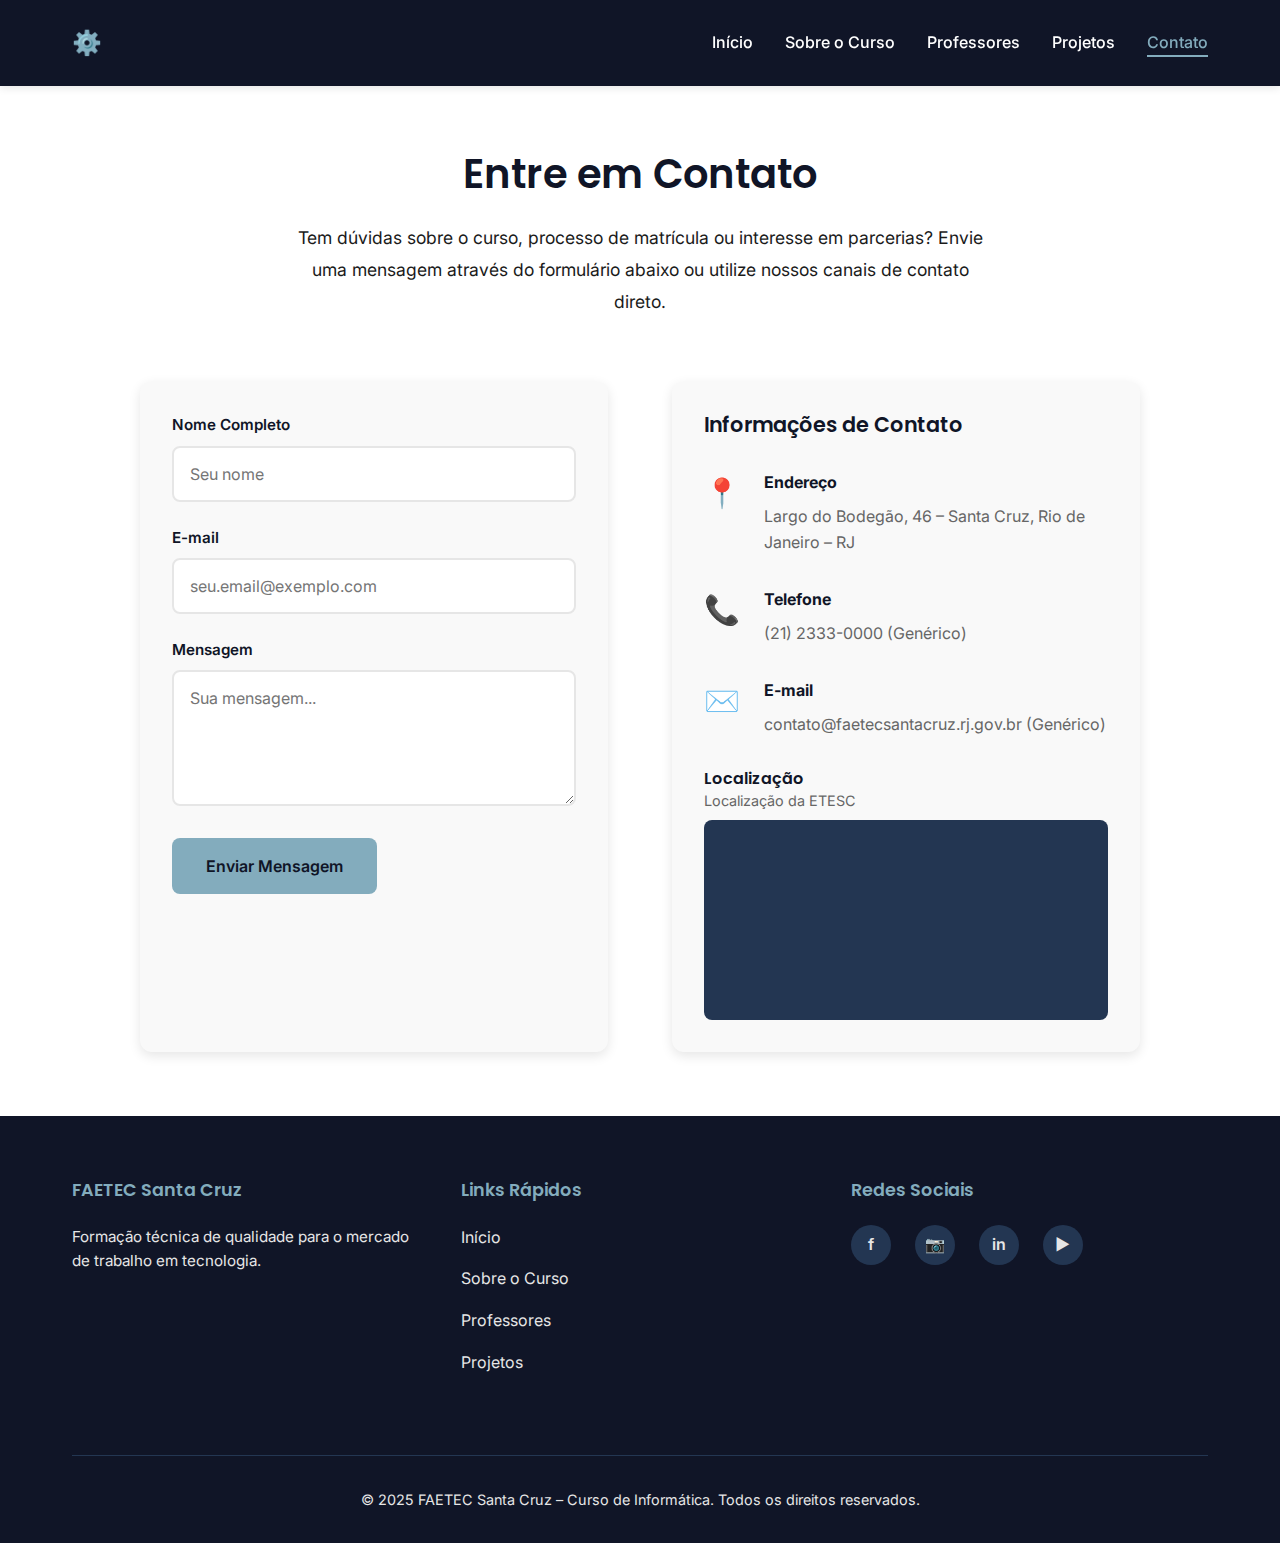
<file: contato.html>
<!DOCTYPE html>
<html lang="pt-BR">
<head>
    <meta charset="UTF-8">
    <meta name="viewport" content="width=device-width, initial-scale=1.0">
    <meta name="description" content="Entre em contato com o Curso Técnico em Informática da FAETEC Santa Cruz para dúvidas sobre o curso, matrícula ou parcerias.">
    <meta name="keywords" content="FAETEC, Informática, Curso Técnico, Santa Cruz, Contato, Formulário, Endereço">
    
    <title>Contato - FAETEC Santa Cruz</title>
    
    <!-- Google Fonts -->
    <link rel="preconnect" href="https://fonts.googleapis.com">
    <link rel="preconnect" href="https://fonts.gstatic.com" crossorigin>
    <link href="https://fonts.googleapis.com/css2?family=Poppins:wght@300;400;500;600;700&family=Inter:wght@300;400;500;600;700&display=swap" rel="stylesheet">
    
    <!-- CSS -->
    <link rel="stylesheet" href="css/reset.css">
    <link rel="stylesheet" href="css/styles.css">
</head>
<body>
    <!-- ===== HEADER / NAVEGAÇÃO ===== -->
    <header class="header">
        <div class="container">
            <div class="header-content">
                <!-- Logo -->
                <div class="logo">
                    <a href="index.html" class="logo-link">
                        <span class="logo-icon">⚙️</span>
                        <span class="logo-text">FAETEC Santa Cruz</span>
                    </a>
                </div>
                
                <!-- Menu Hamburger (Mobile) -->
                <button class="menu-toggle" id="menuToggle" aria-label="Abrir menu">
                    <span></span>
                    <span></span>
                    <span></span>
                </button>
                
                <!-- Navegação -->
                <nav class="nav" id="navMenu">
                    <ul class="nav-list">
                        <li><a href="index.html" class="nav-link">Início</a></li>
                        <li><a href="sobre.html" class="nav-link">Sobre o Curso</a></li>
                        <li><a href="professores.html" class="nav-link">Professores</a></li>
                        <li><a href="projetos.html" class="nav-link">Projetos</a></li>
                        <li><a href="contato.html" class="nav-link active">Contato</a></li>
                    </ul>
                </nav>
            </div>
        </div>
    </header>

    <!-- ===== SEÇÃO CONTATO ===== -->
    <main>
        <section id="contato" class="contato page-section">
            <div class="container">
                <h2 class="section-title">Entre em Contato</h2>
                <p class="section-intro">
                    Tem dúvidas sobre o curso, processo de matrícula ou interesse em parcerias? Envie uma mensagem através do formulário abaixo ou utilize nossos canais de contato direto.
                </p>
                
                <div class="contato-wrapper">
                    <form class="contato-form" id="contatoForm">
                        <div class="form-group">
                            <label for="nome">Nome Completo</label>
                            <input type="text" id="nome" name="nome" required placeholder="Seu nome">
                        </div>
                        
                        <div class="form-group">
                            <label for="email">E-mail</label>
                            <input type="email" id="email" name="email" required placeholder="seu.email@exemplo.com">
                        </div>
                        
                        <div class="form-group">
                            <label for="mensagem">Mensagem</label>
                            <textarea id="mensagem" name="mensagem" rows="5" required placeholder="Sua mensagem..."></textarea>
                        </div>
                        
                        <button type="submit" class="btn btn-primary">Enviar Mensagem</button>
                    </form>
                    
                    <!-- Informações de Contato -->
                    <div class="contato-info">
                        <h3>Informações de Contato</h3>
                        <div class="info-item">
                            <span class="info-icon">📍</span>
                            <div>
                                <strong>Endereço</strong>
                                <p>Largo do Bodegão, 46 – Santa Cruz, Rio de Janeiro – RJ</p>
                            </div>
                        </div>
                        <div class="info-item">
                            <span class="info-icon">📞</span>
                            <div>
                                <strong>Telefone</strong>
                                <p>(21) 2333-0000 (Genérico)</p>
                            </div>
                        </div>
                        <div class="info-item">
                            <span class="info-icon">✉️</span>
                            <div>
                                <strong>E-mail</strong>
                                <p>contato@faetecsantacruz.rj.gov.br (Genérico)</p>
                            </div>
                        </div>
                        
                        <!-- Espaço para Mapa Estático -->
                        <div class="mapa-placeholder">
                            <h4 style="margin-top: 1rem; color: var(--color-dark);">Localização</h4>
                            <p style="font-size: 0.9rem; color: #666;">Localização da ETESC</p>
                            <div style="width: 100%; height: 200px; background-color: var(--color-dark-secondary); border-radius: 8px; margin-top: 0.5rem; display: flex; align-items: center; justify-content: center; color: var(--color-light);">
                                <iframe
                                  src="https://www.google.com/maps/embed?pb=!1m18!1m12!1m3!1d3674.659173416907!2d-43.69467152488629!3d-22.925938738555377!2m3!1f0!2f0!3f0!3m2!1i1024!2i768!4f13.1!3m3!1m2!1s0x9bfa6b9eab4e03%3A0xe155ab09d92b3c88!2sSanta%20Cruz%20State%20Technical%20School!5e0!3m2!1sen!2sbr!4v1764122160863!5m2!1sen!2sbr"
                                  width="100%"
                                  height="250"
                                  style="border-radius:8px; border:none;"
                                  allowfullscreen=""
                                  loading="lazy">
                                </iframe>
                            </div>
                        </div>
                    </div>
                </div>
            </div>
        </section>
    </main>

    <!-- ===== FOOTER ===== -->
    <footer class="footer">
        <div class="container">
            <div class="footer-content">
                <div class="footer-section">
                    <h4>FAETEC Santa Cruz</h4>
                    <p>Formação técnica de qualidade para o mercado de trabalho em tecnologia.</p>
                </div>
                
                <div class="footer-section">
                    <h4>Links Rápidos</h4>
                    <ul>
                        <li><a href="index.html">Início</a></li>
                        <li><a href="sobre.html">Sobre o Curso</a></li>
                        <li><a href="professores.html">Professores</a></li>
                        <li><a href="projetos.html">Projetos</a></li>
                    </ul>
                </div>
                
                <div class="footer-section">
                    <h4>Redes Sociais</h4>
                    <div class="social-links">
                        <a href="#" class="social-icon" aria-label="Facebook">f</a>
                        <a href="#" class="social-icon" aria-label="Instagram">📷</a>
                        <a href="#" class="social-icon" aria-label="LinkedIn">in</a>
                        <a href="#" class="social-icon" aria-label="YouTube">▶</a>
                    </div>
                </div>
            </div>
            
            <div class="footer-bottom">
                <p>&copy; 2025 FAETEC Santa Cruz – Curso de Informática. Todos os direitos reservados.</p>
            </div>
        </div>
    </footer>

    <!-- JavaScript -->
    <script src="js/main.js"></script>
</body>
</html>
</file>
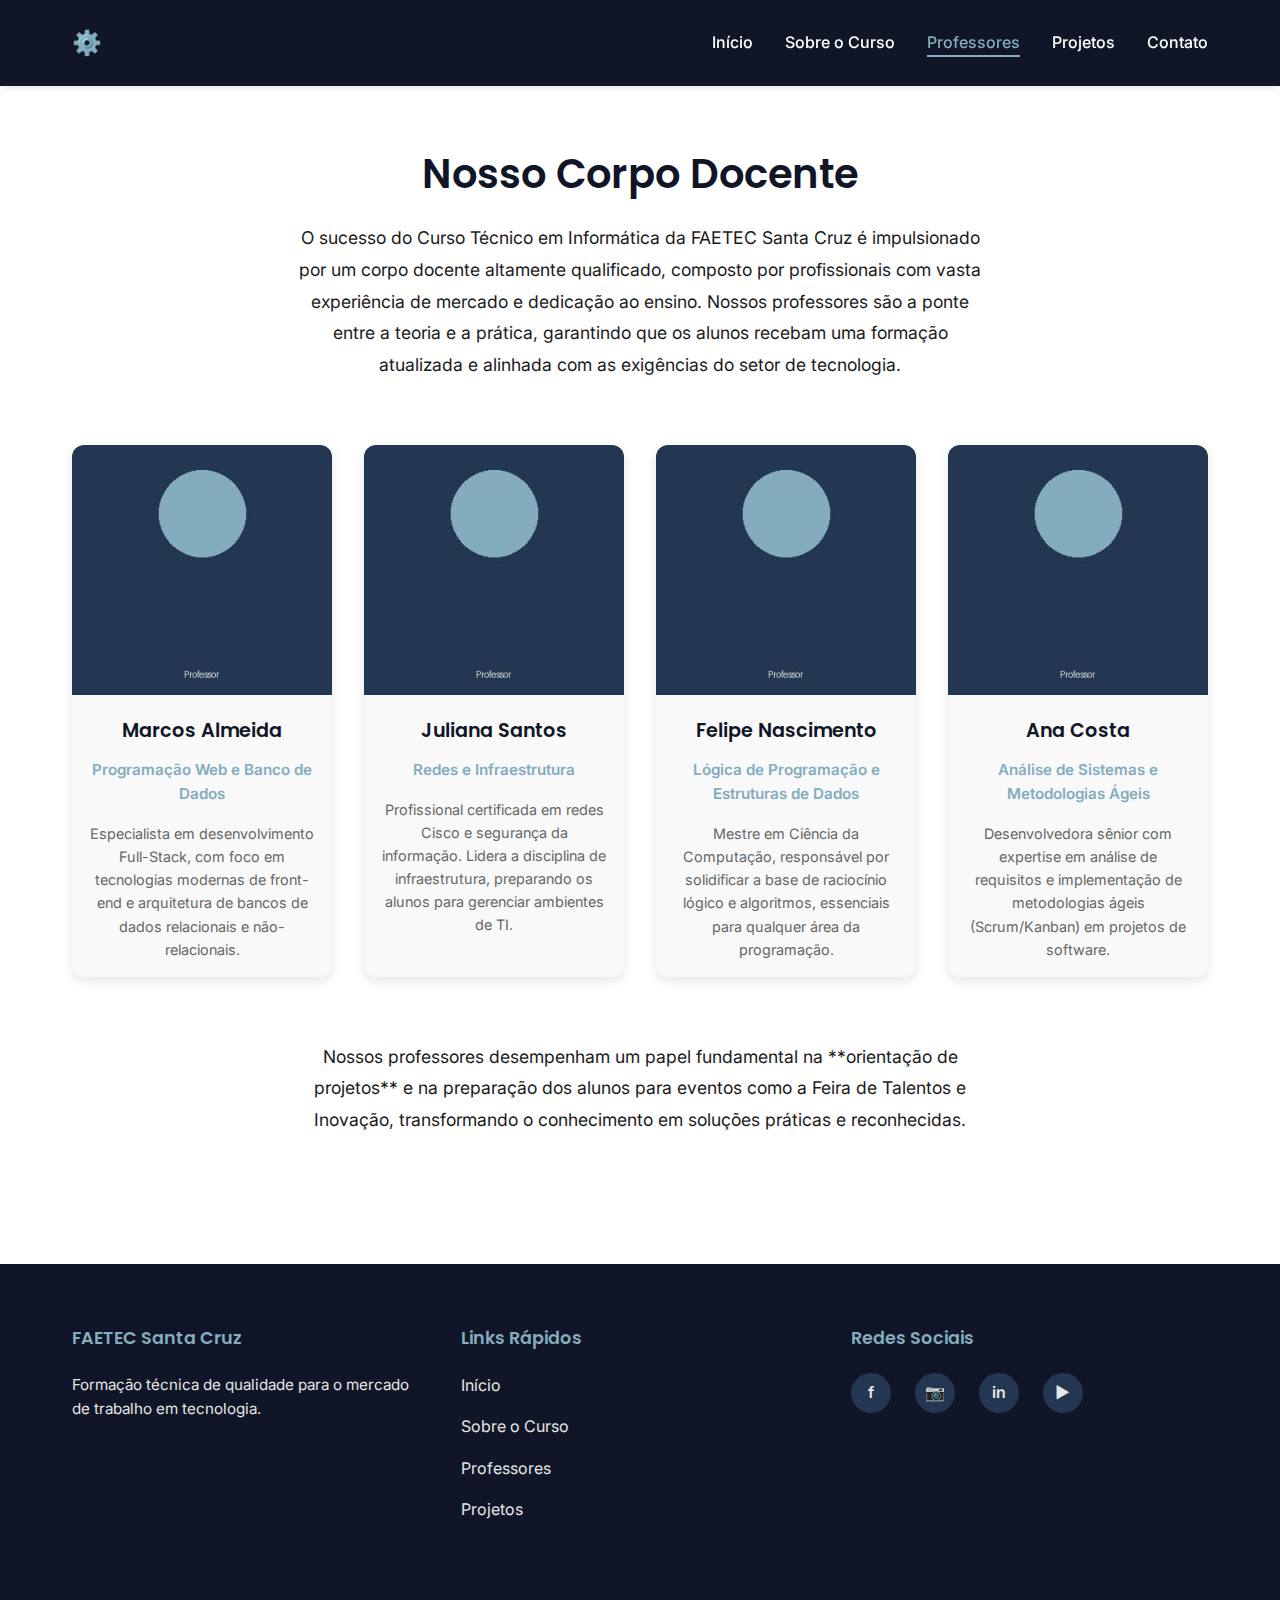
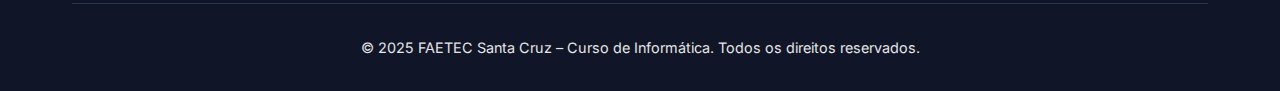
<file: professores.html>
<!DOCTYPE html>
<html lang="pt-BR">
<head>
    <meta charset="UTF-8">
    <meta name="viewport" content="width=device-width, initial-scale=1.0">
    <meta name="description" content="Conheça o corpo docente qualificado do Curso Técnico em Informática da FAETEC Santa Cruz.">
    <meta name="keywords" content="FAETEC, Informática, Curso Técnico, Santa Cruz, Professores, Corpo Docente">
    
    <title>Professores - FAETEC Santa Cruz</title>
    
    <!-- Google Fonts -->
    <link rel="preconnect" href="https://fonts.googleapis.com">
    <link rel="preconnect" href="https://fonts.gstatic.com" crossorigin>
    <link href="https://fonts.googleapis.com/css2?family=Poppins:wght@300;400;500;600;700&family=Inter:wght@300;400;500;600;700&display=swap" rel="stylesheet">
    
    <!-- CSS -->
    <link rel="stylesheet" href="css/reset.css">
    <link rel="stylesheet" href="css/styles.css">
</head>
<body>
    <!-- ===== HEADER / NAVEGAÇÃO ===== -->
    <header class="header">
        <div class="container">
            <div class="header-content">
                <!-- Logo -->
                <div class="logo">
                    <a href="index.html" class="logo-link">
                        <span class="logo-icon">⚙️</span>
                        <span class="logo-text">FAETEC Santa Cruz</span>
                    </a>
                </div>
                
                <!-- Menu Hamburger (Mobile) -->
                <button class="menu-toggle" id="menuToggle" aria-label="Abrir menu">
                    <span></span>
                    <span></span>
                    <span></span>
                </button>
                
                <!-- Navegação -->
                <nav class="nav" id="navMenu">
                    <ul class="nav-list">
                        <li><a href="index.html" class="nav-link">Início</a></li>
                        <li><a href="sobre.html" class="nav-link">Sobre o Curso</a></li>
                        <li><a href="professores.html" class="nav-link active">Professores</a></li>
                        <li><a href="projetos.html" class="nav-link">Projetos</a></li>
                        <li><a href="contato.html" class="nav-link">Contato</a></li>
                    </ul>
                </nav>
            </div>
        </div>
    </header>

    <!-- ===== SEÇÃO PROFESSORES ===== -->
    <main>
        <section id="professores" class="professores page-section">
            <div class="container">
                <h2 class="section-title">Nosso Corpo Docente</h2>
                <p class="section-intro">
                    O sucesso do Curso Técnico em Informática da FAETEC Santa Cruz é impulsionado por um corpo docente altamente qualificado, composto por profissionais com vasta experiência de mercado e dedicação ao ensino. Nossos professores são a ponte entre a teoria e a prática, garantindo que os alunos recebam uma formação atualizada e alinhada com as exigências do setor de tecnologia.
                </p>
                
                <div class="professores-grid">
                    <!-- Professor 1 -->
                    <div class="professor-card">
                        <div class="professor-image">
                            <img src="img/professor-placeholder.jpg" alt="Professor Marcos Almeida">
                        </div>
                        <h3>Marcos Almeida</h3>
                        <p class="professor-title">Programação Web e Banco de Dados</p>
                        <p class="professor-bio">Especialista em desenvolvimento Full-Stack, com foco em tecnologias modernas de front-end e arquitetura de bancos de dados relacionais e não-relacionais.</p>
                    </div>
                    
                    <!-- Professor 2 -->
                    <div class="professor-card">
                        <div class="professor-image">
                            <img src="img/professor-placeholder.jpg" alt="Professora Juliana Santos">
                        </div>
                        <h3>Juliana Santos</h3>
                        <p class="professor-title">Redes e Infraestrutura</p>
                        <p class="professor-bio">Profissional certificada em redes Cisco e segurança da informação. Lidera a disciplina de infraestrutura, preparando os alunos para gerenciar ambientes de TI.</p>
                    </div>
                    
                    <!-- Professor 3 -->
                    <div class="professor-card">
                        <div class="professor-image">
                            <img src="img/professor-placeholder.jpg" alt="Professor Felipe Nascimento">
                        </div>
                        <h3>Felipe Nascimento</h3>
                        <p class="professor-title">Lógica de Programação e Estruturas de Dados</p>
                        <p class="professor-bio">Mestre em Ciência da Computação, responsável por solidificar a base de raciocínio lógico e algoritmos, essenciais para qualquer área da programação.</p>
                    </div>
                    
                    <!-- Professor 4 -->
                    <div class="professor-card">
                        <div class="professor-image">
                            <img src="img/professor-placeholder.jpg" alt="Professora Ana Costa">
                        </div>
                        <h3>Ana Costa</h3>
                        <p class="professor-title">Análise de Sistemas e Metodologias Ágeis</p>
                        <p class="professor-bio">Desenvolvedora sênior com expertise em análise de requisitos e implementação de metodologias ágeis (Scrum/Kanban) em projetos de software.</p>
                    </div>
                </div>
                
                <p class="section-intro" style="margin-top: 4rem;">
                    Nossos professores desempenham um papel fundamental na **orientação de projetos** e na preparação dos alunos para eventos como a Feira de Talentos e Inovação, transformando o conhecimento em soluções práticas e reconhecidas.
                </p>
            </div>
        </section>
    </main>

    <!-- ===== FOOTER ===== -->
    <footer class="footer">
        <div class="container">
            <div class="footer-content">
                <div class="footer-section">
                    <h4>FAETEC Santa Cruz</h4>
                    <p>Formação técnica de qualidade para o mercado de trabalho em tecnologia.</p>
                </div>
                
                <div class="footer-section">
                    <h4>Links Rápidos</h4>
                    <ul>
                        <li><a href="index.html">Início</a></li>
                        <li><a href="sobre.html">Sobre o Curso</a></li>
                        <li><a href="professores.html">Professores</a></li>
                        <li><a href="projetos.html">Projetos</a></li>
                    </ul>
                </div>
                
                <div class="footer-section">
                    <h4>Redes Sociais</h4>
                    <div class="social-links">
                        <a href="#" class="social-icon" aria-label="Facebook">f</a>
                        <a href="#" class="social-icon" aria-label="Instagram">📷</a>
                        <a href="#" class="social-icon" aria-label="LinkedIn">in</a>
                        <a href="#" class="social-icon" aria-label="YouTube">▶</a>
                    </div>
                </div>
            </div>
            
            <div class="footer-bottom">
                <p>&copy; 2025 FAETEC Santa Cruz – Curso de Informática. Todos os direitos reservados.</p>
            </div>
        </div>
    </footer>

    <!-- JavaScript -->
    <script src="js/main.js"></script>
</body>
</html>
</file>
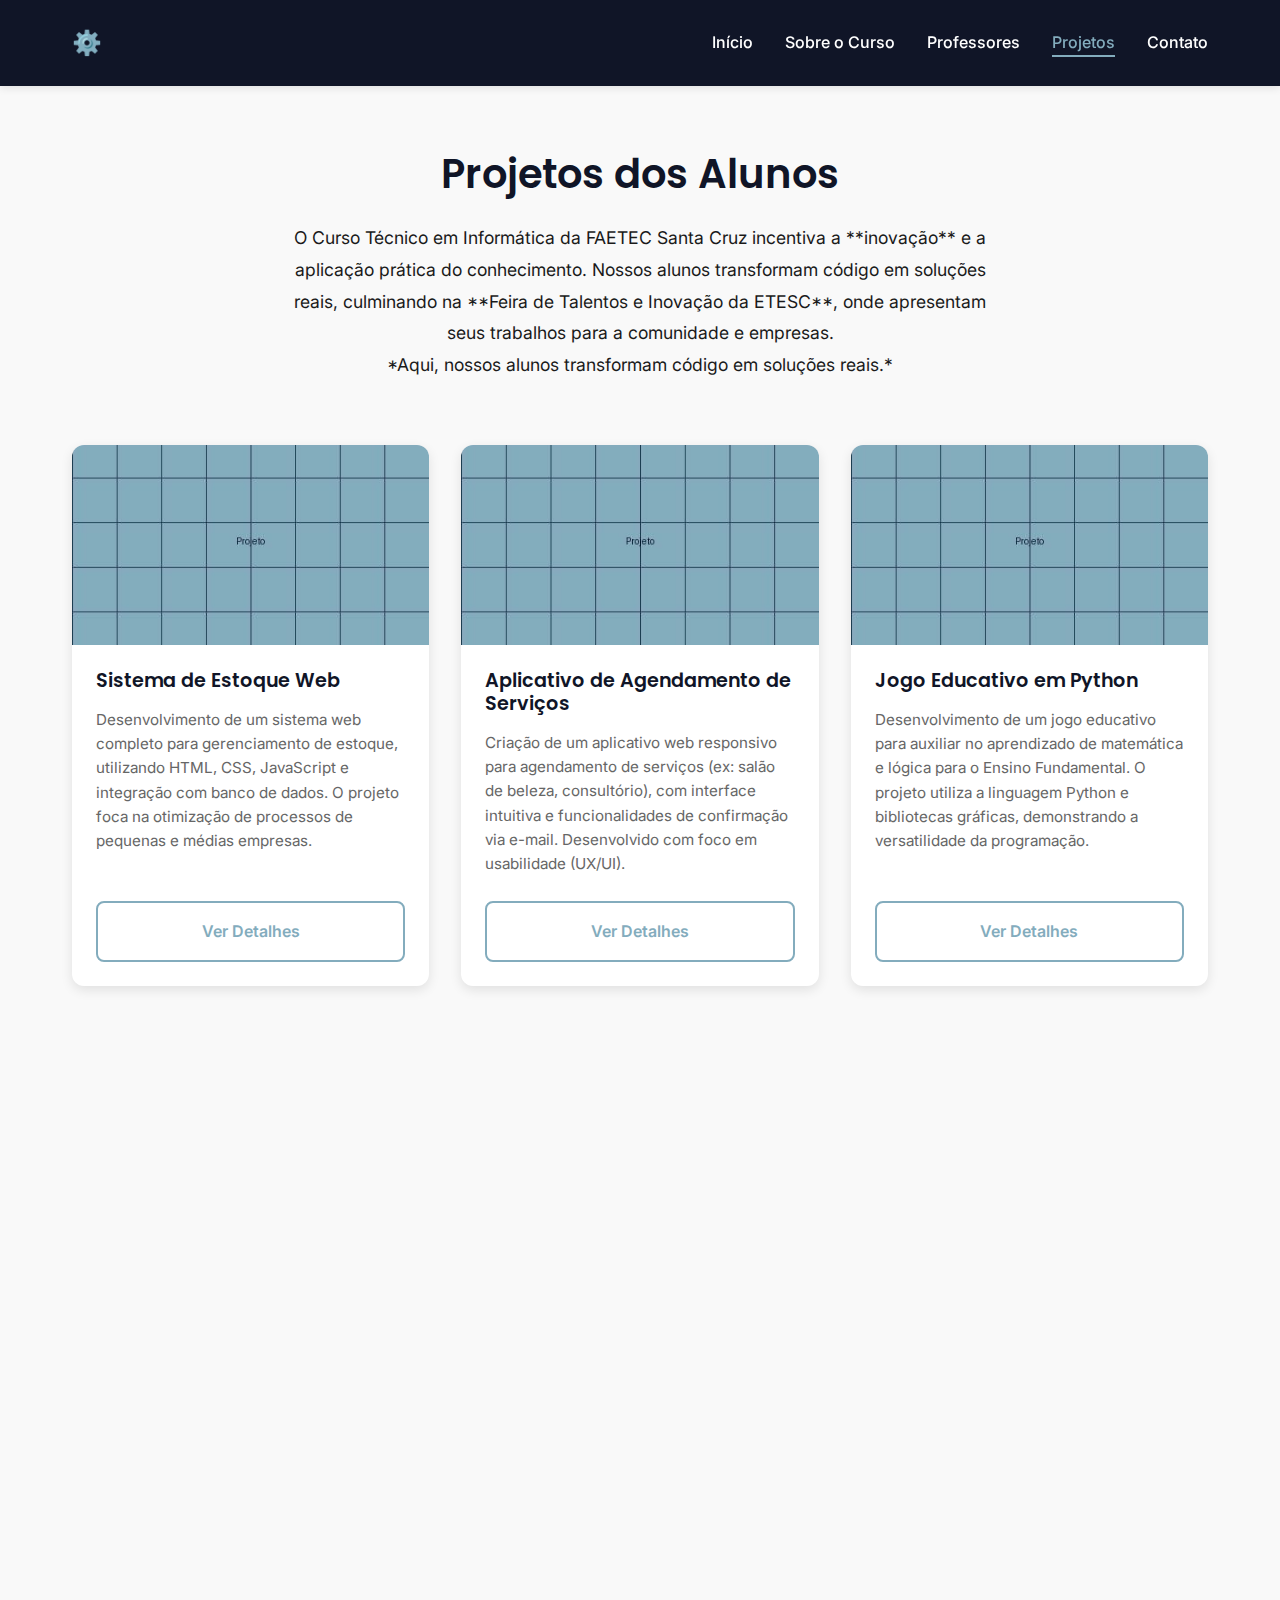
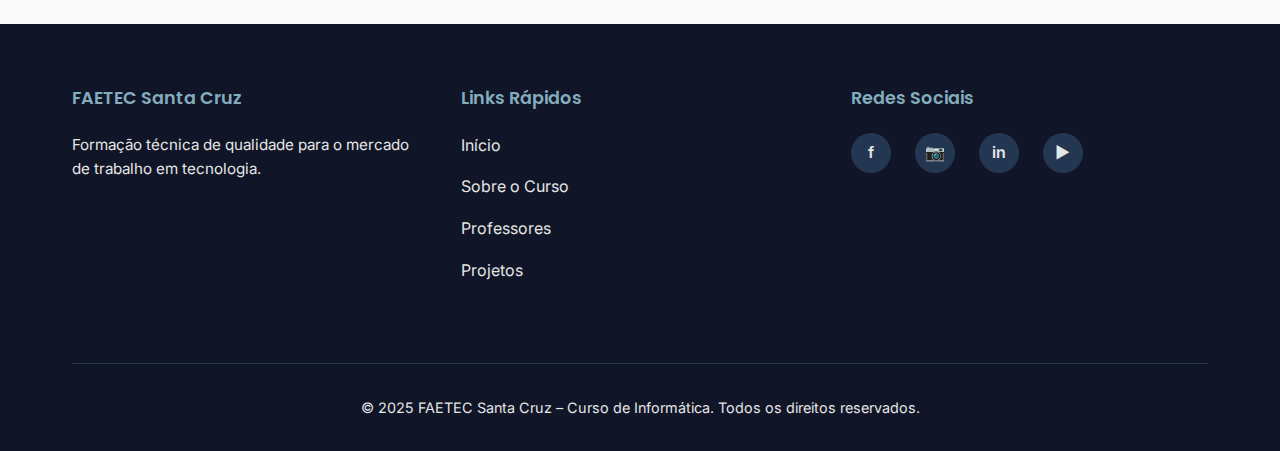
<file: projetos.html>
<!DOCTYPE html>
<html lang="pt-BR">
<head>
    <meta charset="UTF-8">
    <meta name="viewport" content="width=device-width, initial-scale=1.0">
    <meta name="description" content="Galeria de projetos inovadores desenvolvidos pelos alunos do Curso Técnico em Informática da FAETEC Santa Cruz.">
    <meta name="keywords" content="FAETEC, Informática, Curso Técnico, Santa Cruz, Projetos, Inovação, Feira de Talentos">
    
    <title>Projetos - FAETEC Santa Cruz</title>
    
    <!-- Google Fonts -->
    <link rel="preconnect" href="https://fonts.googleapis.com">
    <link rel="preconnect" href="https://fonts.gstatic.com" crossorigin>
    <link href="https://fonts.googleapis.com/css2?family=Poppins:wght@300;400;500;600;700&family=Inter:wght@300;400;500;600;700&display=swap" rel="stylesheet">
    
    <!-- CSS -->
    <link rel="stylesheet" href="css/reset.css">
    <link rel="stylesheet" href="css/styles.css">
</head>
<body>
    <!-- ===== HEADER / NAVEGAÇÃO ===== -->
    <header class="header">
        <div class="container">
            <div class="header-content">
                <!-- Logo -->
                <div class="logo">
                    <a href="index.html" class="logo-link">
                        <span class="logo-icon">⚙️</span>
                        <span class="logo-text">FAETEC Santa Cruz</span>
                    </a>
                </div>
                
                <!-- Menu Hamburger (Mobile) -->
                <button class="menu-toggle" id="menuToggle" aria-label="Abrir menu">
                    <span></span>
                    <span></span>
                    <span></span>
                </button>
                
                <!-- Navegação -->
                <nav class="nav" id="navMenu">
                    <ul class="nav-list">
                        <li><a href="index.html" class="nav-link">Início</a></li>
                        <li><a href="sobre.html" class="nav-link">Sobre o Curso</a></li>
                        <li><a href="professores.html" class="nav-link">Professores</a></li>
                        <li><a href="projetos.html" class="nav-link active">Projetos</a></li>
                        <li><a href="contato.html" class="nav-link">Contato</a></li>
                    </ul>
                </nav>
            </div>
        </div>
    </header>

    <!-- ===== SEÇÃO PROJETOS ===== -->
    <main>
        <section id="projetos" class="projetos page-section">
            <div class="container">
                <h2 class="section-title">Projetos dos Alunos</h2>
                <p class="section-intro">
                    O Curso Técnico em Informática da FAETEC Santa Cruz incentiva a **inovação** e a aplicação prática do conhecimento. Nossos alunos transformam código em soluções reais, culminando na **Feira de Talentos e Inovação da ETESC**, onde apresentam seus trabalhos para a comunidade e empresas.
                    <br>
                    *Aqui, nossos alunos transformam código em soluções reais.*
                </p>
                
                <div class="projetos-grid">
                    <!-- Projeto 1 -->
                    <div class="projeto-card">
                        <div class="projeto-image">
                            <img src="img/projeto-placeholder.jpg" alt="Sistema de Estoque Web">
                        </div>
                        <h3>Sistema de Estoque Web</h3>
                        <p>Desenvolvimento de um sistema web completo para gerenciamento de estoque, utilizando HTML, CSS, JavaScript e integração com banco de dados. O projeto foca na otimização de processos de pequenas e médias empresas.</p>
                        <a href="#" class="btn btn-secondary">Ver Detalhes</a>
                    </div>
                    
                    <!-- Projeto 2 -->
                    <div class="projeto-card">
                        <div class="projeto-image">
                            <img src="img/projeto-placeholder.jpg" alt="Aplicativo de Agendamento de Serviços">
                        </div>
                        <h3>Aplicativo de Agendamento de Serviços</h3>
                        <p>Criação de um aplicativo web responsivo para agendamento de serviços (ex: salão de beleza, consultório), com interface intuitiva e funcionalidades de confirmação via e-mail. Desenvolvido com foco em usabilidade (UX/UI).</p>
                        <a href="#" class="btn btn-secondary">Ver Detalhes</a>
                    </div>
                    
                    <!-- Projeto 3 -->
                    <div class="projeto-card">
                        <div class="projeto-image">
                            <img src="img/projeto-placeholder.jpg" alt="Jogo Educativo em Python">
                        </div>
                        <h3>Jogo Educativo em Python</h3>
                        <p>Desenvolvimento de um jogo educativo para auxiliar no aprendizado de matemática e lógica para o Ensino Fundamental. O projeto utiliza a linguagem Python e bibliotecas gráficas, demonstrando a versatilidade da programação.</p>
                        <a href="#" class="btn btn-secondary">Ver Detalhes</a>
                    </div>
                    
                    <!-- Projeto 4 -->
                    <div class="projeto-card">
                        <div class="projeto-image">
                            <img src="img/projeto-placeholder.jpg" alt="Sistema de Controle de Biblioteca">
                        </div>
                        <h3>Sistema de Controle de Biblioteca</h3>
                        <p>Sistema de gerenciamento de acervo, empréstimos e usuários para bibliotecas escolares. O projeto integra conceitos de banco de dados e desenvolvimento de interface para facilitar a gestão do conhecimento.</p>
                        <a href="#" class="btn btn-secondary">Ver Detalhes</a>
                    </div>
                    
                    <!-- Projeto 5 -->
                    <div class="projeto-card">
                        <div class="projeto-image">
                            <img src="img/projeto-placeholder.jpg" alt="Dashboard de Análise de Dados">
                        </div>
                        <h3>Dashboard de Análise de Dados</h3>
                        <p>Painel interativo para visualização de dados de desempenho escolar, utilizando JavaScript para gráficos dinâmicos. O projeto demonstra a aplicação de TI na tomada de decisões estratégicas.</p>
                        <a href="#" class="btn btn-secondary">Ver Detalhes</a>
                    </div>
                    
                    <!-- Projeto 6 -->
                    <div class="projeto-card">
                        <div class="projeto-image">
                            <img src="img/projeto-placeholder.jpg" alt="Rede Social Educativa">
                        </div>
                        <h3>Plataforma de E-commerce Simples</h3>
                        <p>Implementação de uma loja virtual básica com carrinho de compras e simulação de checkout, utilizando apenas HTML, CSS e JavaScript para demonstrar os fundamentos do comércio eletrônico.</p>
                        <a href="#" class="btn btn-secondary">Ver Detalhes</a>
                    </div>
                </div>
            </div>
        </section>
    </main>

    <!-- ===== FOOTER ===== -->
    <footer class="footer">
        <div class="container">
            <div class="footer-content">
                <div class="footer-section">
                    <h4>FAETEC Santa Cruz</h4>
                    <p>Formação técnica de qualidade para o mercado de trabalho em tecnologia.</p>
                </div>
                
                <div class="footer-section">
                    <h4>Links Rápidos</h4>
                    <ul>
                        <li><a href="index.html">Início</a></li>
                        <li><a href="sobre.html">Sobre o Curso</a></li>
                        <li><a href="professores.html">Professores</a></li>
                        <li><a href="projetos.html">Projetos</a></li>
                    </ul>
                </div>
                
                <div class="footer-section">
                    <h4>Redes Sociais</h4>
                    <div class="social-links">
                        <a href="#" class="social-icon" aria-label="Facebook">f</a>
                        <a href="#" class="social-icon" aria-label="Instagram">📷</a>
                        <a href="#" class="social-icon" aria-label="LinkedIn">in</a>
                        <a href="#" class="social-icon" aria-label="YouTube">▶</a>
                    </div>
                </div>
            </div>
            
            <div class="footer-bottom">
                <p>&copy; 2025 FAETEC Santa Cruz – Curso de Informática. Todos os direitos reservados.</p>
            </div>
        </div>
    </footer>

    <!-- JavaScript -->
    <script src="js/main.js"></script>
</body>
</html>
</file>
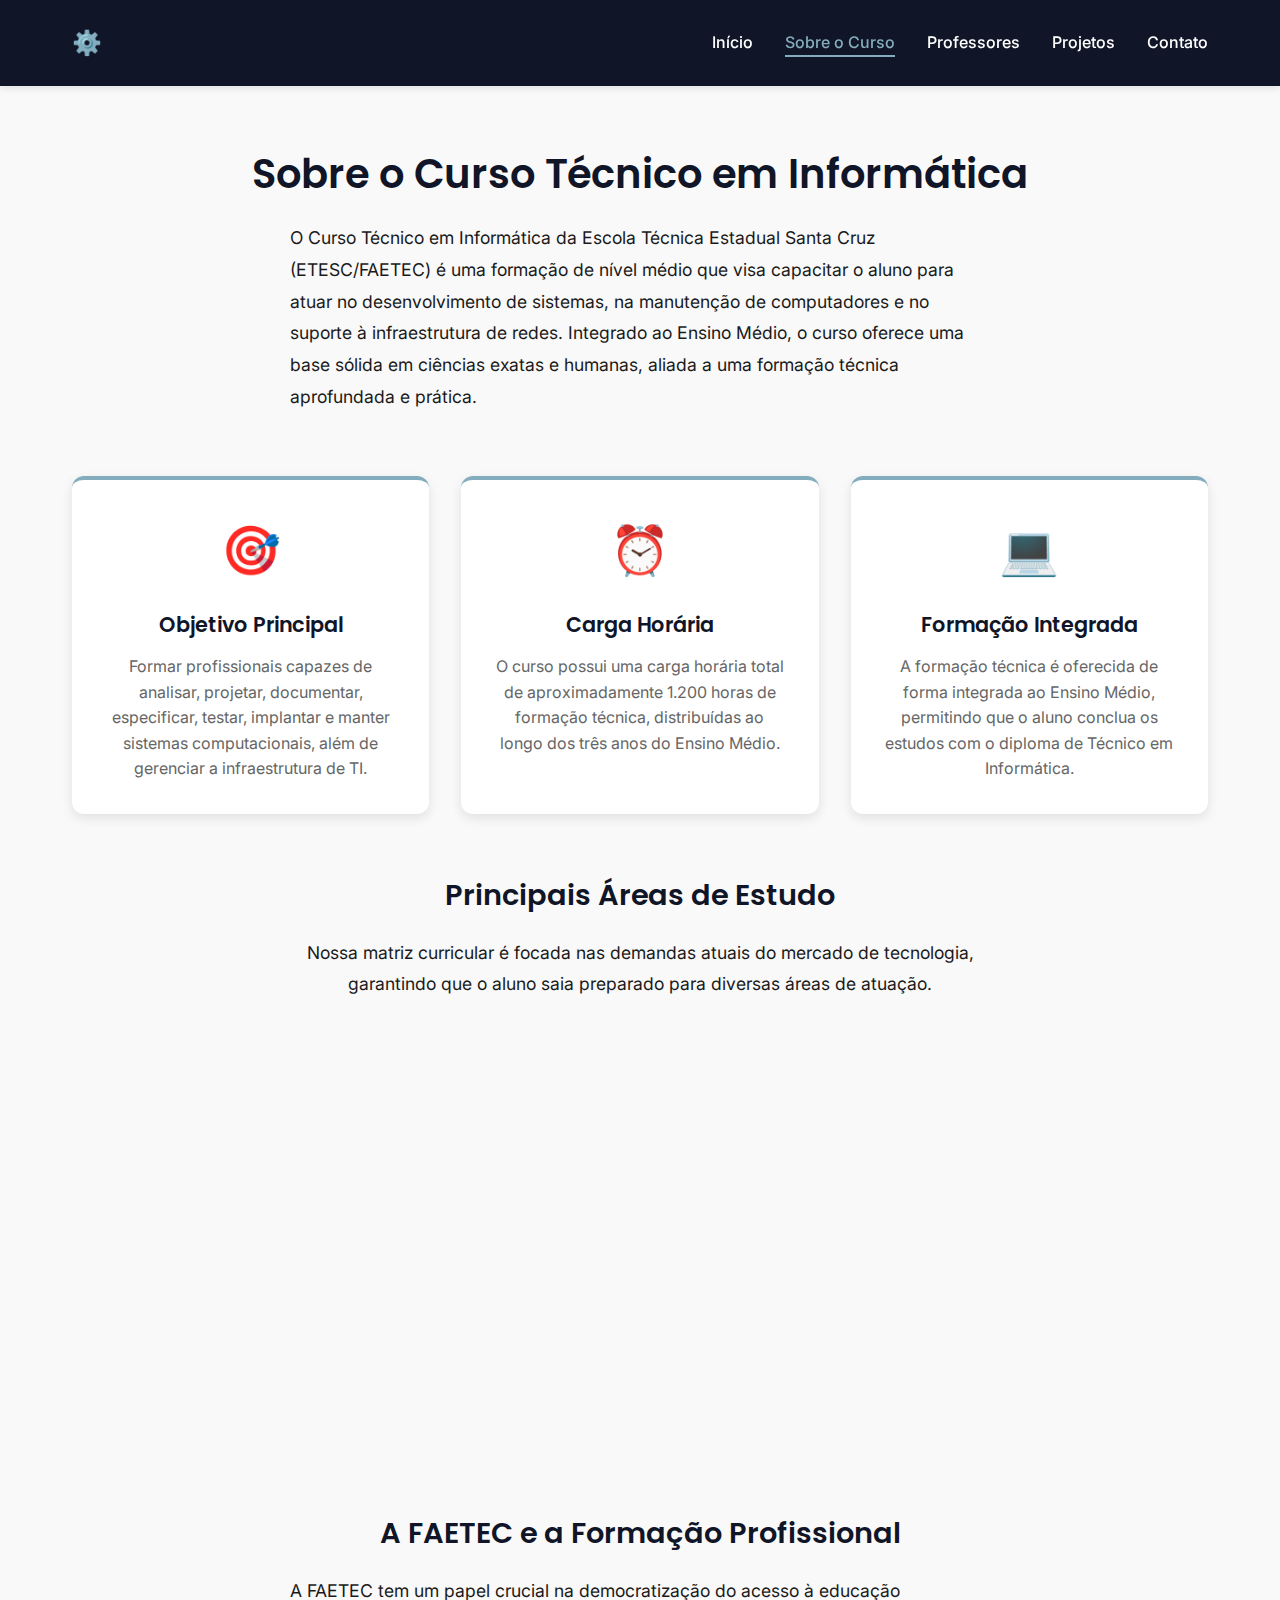
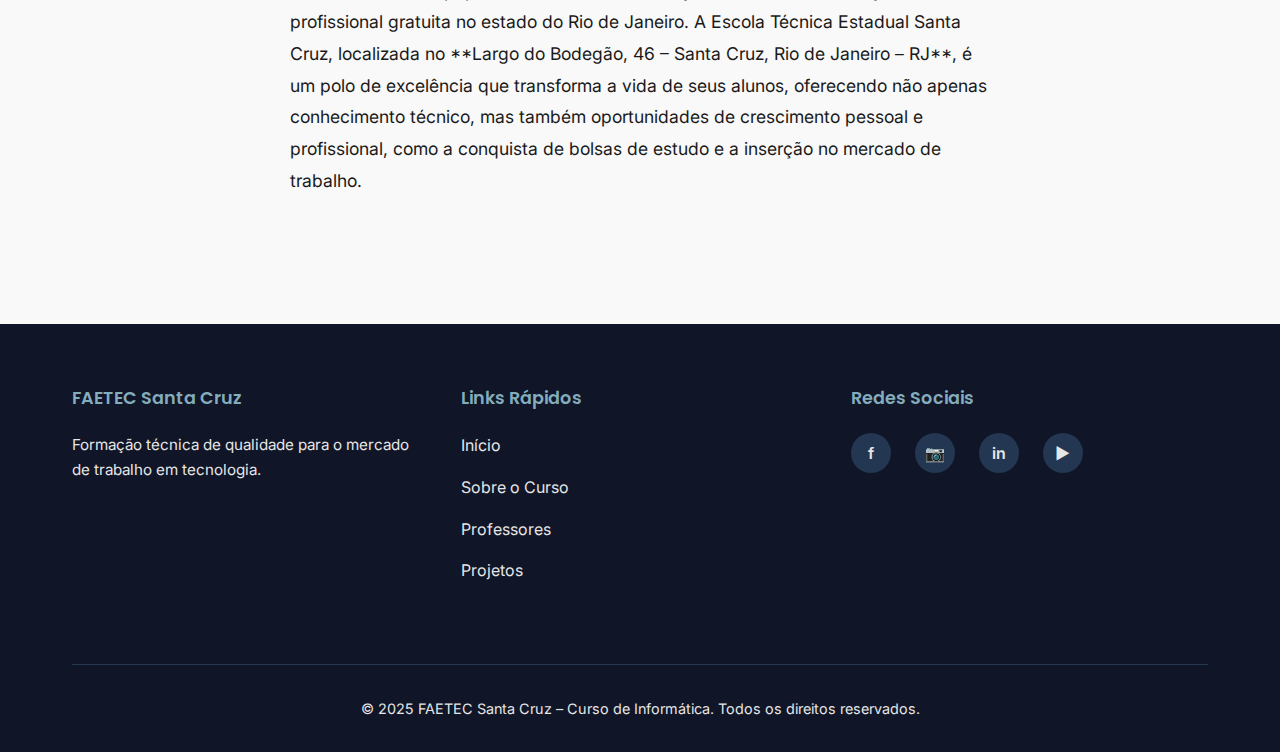
<file: sobre.html>
<!DOCTYPE html>
<html lang="pt-BR">
<head>
    <meta charset="UTF-8">
    <meta name="viewport" content="width=device-width, initial-scale=1.0">
    <meta name="description" content="Detalhes completos sobre o Curso Técnico em Informática da FAETEC Santa Cruz, incluindo objetivo, disciplinas e diferenciais.">
    <meta name="keywords" content="FAETEC, Informática, Curso Técnico, Santa Cruz, Sobre, Disciplinas, Carga Horária">
    
    <title>Sobre o Curso - FAETEC Santa Cruz</title>
    
    <!-- Google Fonts -->
    <link rel="preconnect" href="https://fonts.googleapis.com">
    <link rel="preconnect" href="https://fonts.gstatic.com" crossorigin>
    <link href="https://fonts.googleapis.com/css2?family=Poppins:wght@300;400;500;600;700&family=Inter:wght@300;400;500;600;700&display=swap" rel="stylesheet">
    
    <!-- CSS -->
    <link rel="stylesheet" href="css/reset.css">
    <link rel="stylesheet" href="css/styles.css">
</head>
<body>
    <!-- ===== HEADER / NAVEGAÇÃO ===== -->
    <header class="header">
        <div class="container">
            <div class="header-content">
                <!-- Logo -->
                <div class="logo">
                    <a href="index.html" class="logo-link">
                        <span class="logo-icon">⚙️</span>
                        <span class="logo-text">FAETEC Santa Cruz</span>
                    </a>
                </div>
                
                <!-- Menu Hamburger (Mobile) -->
                <button class="menu-toggle" id="menuToggle" aria-label="Abrir menu">
                    <span></span>
                    <span></span>
                    <span></span>
                </button>
                
                <!-- Navegação -->
                <nav class="nav" id="navMenu">
                    <ul class="nav-list">
                        <li><a href="index.html" class="nav-link">Início</a></li>
                        <li><a href="sobre.html" class="nav-link active">Sobre o Curso</a></li>
                        <li><a href="professores.html" class="nav-link">Professores</a></li>
                        <li><a href="projetos.html" class="nav-link">Projetos</a></li>
                        <li><a href="contato.html" class="nav-link">Contato</a></li>
                    </ul>
                </nav>
            </div>
        </div>
    </header>

    <!-- ===== SEÇÃO SOBRE O CURSO ===== -->
    <main>
        <section id="sobre" class="sobre page-section">
            <div class="container">
                <h2 class="section-title">Sobre o Curso Técnico em Informática</h2>
                
                <p class="section-intro" style="text-align: left;">
                    O Curso Técnico em Informática da Escola Técnica Estadual Santa Cruz (ETESC/FAETEC) é uma formação de nível médio que visa capacitar o aluno para atuar no desenvolvimento de sistemas, na manutenção de computadores e no suporte à infraestrutura de redes. Integrado ao Ensino Médio, o curso oferece uma base sólida em ciências exatas e humanas, aliada a uma formação técnica aprofundada e prática.
                </p>
                
                <div class="diferenciais-grid" style="margin-top: 2rem;">
                    <div class="diferencial-card">
                        <div class="diferencial-icon">🎯</div>
                        <h3>Objetivo Principal</h3>
                        <p>Formar profissionais capazes de analisar, projetar, documentar, especificar, testar, implantar e manter sistemas computacionais, além de gerenciar a infraestrutura de TI.</p>
                    </div>
                    
                    <div class="diferencial-card">
                        <div class="diferencial-icon">⏰</div>
                        <h3>Carga Horária</h3>
                        <p>O curso possui uma carga horária total de aproximadamente 1.200 horas de formação técnica, distribuídas ao longo dos três anos do Ensino Médio.</p>
                    </div>
                    
                    <div class="diferencial-card">
                        <div class="diferencial-icon">💻</div>
                        <h3>Formação Integrada</h3>
                        <p>A formação técnica é oferecida de forma integrada ao Ensino Médio, permitindo que o aluno conclua os estudos com o diploma de Técnico em Informática.</p>
                    </div>
                </div>
                
                <h3 class="section-title" style="margin-top: 4rem; font-size: 1.8rem;">Principais Áreas de Estudo</h3>
                <p class="section-intro">
                    Nossa matriz curricular é focada nas demandas atuais do mercado de tecnologia, garantindo que o aluno saia preparado para diversas áreas de atuação.
                </p>
                
                <div class="diferenciais-grid" style="margin-top: 2rem;">
                    <div class="diferencial-card">
                        <div class="diferencial-icon">👨‍💻</div>
                        <h3>Desenvolvimento de Sistemas</h3>
                        <p>Lógica de programação, algoritmos, estruturas de dados, linguagens de programação (como Python, Java, JavaScript), desenvolvimento web (HTML, CSS, JS) e banco de dados (SQL).</p>
                    </div>
                    
                    <div class="diferencial-card">
                        <div class="diferencial-icon">🌐</div>
                        <h3>Redes e Infraestrutura</h3>
                        <p>Montagem e manutenção de computadores, sistemas operacionais (Windows e Linux), configuração de redes locais e protocolos de comunicação.</p>
                    </div>
                    
                    <div class="diferencial-card">
                        <div class="diferencial-icon">💡</div>
                        <h3>Inovação e Projetos</h3>
                        <p>Incentivo ao empreendedorismo e à participação em eventos como a Feira de Talentos e Inovação da ETESC, onde os alunos aplicam o conhecimento em projetos reais.</p>
                    </div>
                </div>
                
                <h3 class="section-title" style="margin-top: 4rem; font-size: 1.8rem;">A FAETEC e a Formação Profissional</h3>
                <p class="section-intro" style="text-align: left;">
                    A FAETEC tem um papel crucial na democratização do acesso à educação profissional gratuita no estado do Rio de Janeiro. A Escola Técnica Estadual Santa Cruz, localizada no **Largo do Bodegão, 46 – Santa Cruz, Rio de Janeiro – RJ**, é um polo de excelência que transforma a vida de seus alunos, oferecendo não apenas conhecimento técnico, mas também oportunidades de crescimento pessoal e profissional, como a conquista de bolsas de estudo e a inserção no mercado de trabalho.
                </p>
            </div>
        </section>
    </main>

    <!-- ===== FOOTER ===== -->
    <footer class="footer">
        <div class="container">
            <div class="footer-content">
                <div class="footer-section">
                    <h4>FAETEC Santa Cruz</h4>
                    <p>Formação técnica de qualidade para o mercado de trabalho em tecnologia.</p>
                </div>
                
                <div class="footer-section">
                    <h4>Links Rápidos</h4>
                    <ul>
                        <li><a href="index.html">Início</a></li>
                        <li><a href="sobre.html">Sobre o Curso</a></li>
                        <li><a href="professores.html">Professores</a></li>
                        <li><a href="projetos.html">Projetos</a></li>
                    </ul>
                </div>
                
                <div class="footer-section">
                    <h4>Redes Sociais</h4>
                    <div class="social-links">
                        <a href="#" class="social-icon" aria-label="Facebook">f</a>
                        <a href="#" class="social-icon" aria-label="Instagram">📷</a>
                        <a href="#" class="social-icon" aria-label="LinkedIn">in</a>
                        <a href="#" class="social-icon" aria-label="YouTube">▶</a>
                    </div>
                </div>
            </div>
            
            <div class="footer-bottom">
                <p>&copy; 2025 FAETEC Santa Cruz – Curso de Informática. Todos os direitos reservados.</p>
            </div>
        </div>
    </footer>

    <!-- JavaScript -->
    <script src="js/main.js"></script>
</body>
</html>
</file>
<file: css/styles.css>
/* ===== VARIÁVEIS DE COR ===== */
:root {
    /* Paleta de cores obrigatória */
    --color-dark: #101527;           /* Azul quase preto - fundo principal */
    --color-dark-secondary: #233652; /* Azul escuro - elementos secundários */
    --color-accent: #83ACBD;         /* Azul claro - botões e destaques */
    --color-light: #E6E6E6;          /* Cinza claro - texto/fundo claro */
    
    /* Cores adicionais */
    --color-text-dark: #1a1a1a;
    --color-text-light: #ffffff;
    --color-border: #ddd;
    --color-shadow: rgba(0, 0, 0, 0.1);
    
    /* Espaçamento */
    --spacing-xs: 0.5rem;
    --spacing-sm: 1rem;
    --spacing-md: 1.5rem;
    --spacing-lg: 2rem;
    --spacing-xl: 3rem;
    --spacing-2xl: 4rem;
    
    /* Transições */
    --transition: all 0.3s ease;
}

/* ===== CONTAINER ===== */
.container {
    max-width: 1200px;
    margin: 0 auto;
    padding: 0 var(--spacing-lg);
}

/* ===== LAYOUT GERAL ===== */
body {
    display: flex;
    flex-direction: column;
    min-height: 100vh;
}

main {
    flex: 1;
}

/* ===== HEADER / NAVEGAÇÃO ===== */
.header {
    background-color: var(--color-dark);
    color: var(--color-text-light);
    padding: var(--spacing-md) 0;
    position: sticky;
    top: 0;
    z-index: 1000;
    box-shadow: 0 2px 8px var(--color-shadow);
}

.header-content {
    display: flex;
    justify-content: space-between;
    align-items: center;
}

/* Logo */
.logo-link {
    display: flex;
    align-items: center;
    gap: var(--spacing-sm);
    font-size: 1.5rem;
    font-weight: 700;
    font-family: 'Poppins', sans-serif;
    color: var(--color-text-light);
    transition: var(--transition);
}

.logo-link:hover {
    color: var(--color-accent);
}

.logo-icon img{
    height: 2rem;
}

.logo-text {
    display: none;
}

/* Navegação */
.nav-list {
    display: flex;
    gap: var(--spacing-lg);
    list-style: none;
}

.nav-link {
    color: var(--color-text-light);
    font-weight: 500;
    transition: var(--transition);
    position: relative;
}

.nav-link:hover,
.nav-link.active {
    color: var(--color-accent);
}

.nav-link::after {
    content: '';
    position: absolute;
    bottom: -5px;
    left: 0;
    width: 0;
    height: 2px;
    background-color: var(--color-accent);
    transition: width 0.3s ease;
}

.nav-link:hover::after,
.nav-link.active::after {
    width: 100%;
}

/* Menu Toggle (Mobile) */
.menu-toggle {
    display: none;
    flex-direction: column;
    gap: 5px;
    background: none;
    border: none;
    cursor: pointer;
}

.menu-toggle span {
    width: 25px;
    height: 3px;
    background-color: var(--color-text-light);
    border-radius: 2px;
    transition: var(--transition);
}

.menu-toggle.active span:nth-child(1) {
    transform: rotate(45deg) translate(10px, 10px);
}

.menu-toggle.active span:nth-child(2) {
    opacity: 0;
}

.menu-toggle.active span:nth-child(3) {
    transform: rotate(-45deg) translate(7px, -7px);
}

/* ===== HERO SECTION ===== */
.hero {
    background-position: center;
    background-size: cover;
    background-image: linear-gradient(rgb(0,0,0, .5), rgb(0,0,0, .5) ), url(/img/background.jpg);
    color: var(--color-text-light);
    padding: 6rem var(--spacing-lg);
    text-align: center;
    min-height: 500px;
    display: flex;
    align-items: center;
    justify-content: center;
    position: relative;
    overflow: hidden;
}

.hero::before {
    content: '';
    position: absolute;
    top: 0;
    left: 0;
    right: 0;
    bottom: 0;
    background: url('data:image/svg+xml,<svg xmlns="http://www.w3.org/2000/svg" viewBox="0 0 1200 600"><defs><pattern id="grid" width="40" height="40" patternUnits="userSpaceOnUse"><path d="M 40 0 L 0 0 0 40" fill="none" stroke="rgba(255,255,255,0.05)" stroke-width="1"/></pattern></defs><rect width="1200" height="600" fill="url(%23grid)"/></svg>');
    opacity: 0.5;
}

.hero-content {
    position: relative;
    z-index: 1;
    max-width: 800px;
    margin: 0 auto;
}

.hero-title {
    font-size: 3.5rem;
    font-weight: 700;
    margin-bottom: var(--spacing-md);
    line-height: 1.1;
}

.hero-subtitle {
    font-size: 1.3rem;
    margin-bottom: var(--spacing-xl);
    color: var(--color-light);
    font-weight: 300;
}

/* ===== PÁGINA COM CONTEÚDO ===== */
.page-section {
    min-height: calc(100vh - 200px);
    padding: var(--spacing-2xl) var(--spacing-lg);
}

/* ===== BOTÕES ===== */
.btn {
    display: inline-block;
    padding: var(--spacing-sm) var(--spacing-lg);
    border-radius: 8px;
    font-weight: 600;
    font-size: 1rem;
    transition: var(--transition);
    cursor: pointer;
    border: 2px solid transparent;
    text-align: center;
}

.btn-primary {
    background-color: var(--color-accent);
    color: var(--color-dark);
}

.btn-primary:hover {
    background-color: var(--color-light);
    transform: translateY(-2px);
    box-shadow: 0 8px 16px rgba(131, 172, 189, 0.3);
}

.btn-secondary {
    background-color: transparent;
    color: var(--color-accent);
    border-color: var(--color-accent);
}

.btn-secondary:hover {
    background-color: var(--color-accent);
    color: var(--color-dark);
}

/* ===== SEÇÕES GERAIS ===== */
section {
    padding: var(--spacing-2xl) var(--spacing-lg);
}

.section-title {
    font-size: 2.5rem;
    color: var(--color-dark);
    margin-bottom: var(--spacing-md);
    text-align: center;
}

.section-intro {
    font-size: 1.1rem;
    color: var(--color-text-dark);
    text-align: center;
    margin-bottom: var(--spacing-2xl);
    max-width: 700px;
    margin-left: auto;
    margin-right: auto;
    line-height: 1.8;
}

/* ===== SEÇÃO SOBRE ===== */
.sobre {
    background-color: #f9f9f9;
}

.diferenciais-grid {
    display: grid;
    grid-template-columns: repeat(auto-fit, minmax(280px, 1fr));
    gap: var(--spacing-lg);
    margin-top: var(--spacing-2xl);
}

.diferencial-card {
    background-color: var(--color-text-light);
    padding: var(--spacing-lg);
    border-radius: 12px;
    text-align: center;
    box-shadow: 0 4px 12px var(--color-shadow);
    transition: var(--transition);
    border-top: 4px solid var(--color-accent);
}

.diferencial-card:hover {
    transform: translateY(-8px);
    box-shadow: 0 8px 24px rgba(131, 172, 189, 0.2);
}

.diferencial-icon {
    font-size: 3rem;
    margin-bottom: var(--spacing-md);
}

.diferencial-card h3 {
    color: var(--color-dark);
    margin-bottom: var(--spacing-sm);
    font-size: 1.3rem;
}

.diferencial-card p {
    color: #666;
    line-height: 1.6;
}

/* ===== SEÇÃO PROFESSORES ===== */
.professores {
    background-color: var(--color-text-light);
}

.professores-grid {
    display: grid;
    grid-template-columns: repeat(auto-fit, minmax(260px, 1fr));
    gap: var(--spacing-lg);
    margin-top: var(--spacing-2xl);
}

.professor-card {
    background-color: #f9f9f9;
    border-radius: 12px;
    overflow: hidden;
    box-shadow: 0 4px 12px var(--color-shadow);
    transition: var(--transition);
    text-align: center;
}

.professor-card:hover {
    transform: translateY(-8px);
    box-shadow: 0 8px 24px rgba(131, 172, 189, 0.2);
}

.professor-image {
    width: 100%;
    height: 250px;
    background: linear-gradient(135deg, var(--color-dark-secondary), var(--color-accent));
    display: flex;
    align-items: center;
    justify-content: center;
    overflow: hidden;
}

.professor-image img {
    width: 100%;
    height: 100%;
    object-fit: cover;
}

.professor-card h3 {
    color: var(--color-dark);
    padding: var(--spacing-md) var(--spacing-sm) var(--spacing-sm);
    font-size: 1.2rem;
}

.professor-title {
    color: var(--color-accent);
    font-weight: 600;
    font-size: 0.95rem;
    padding: 0 var(--spacing-sm);
}

.professor-bio {
    color: #666;
    padding: var(--spacing-sm);
    font-size: 0.9rem;
    line-height: 1.6;
}

/* ===== SEÇÃO PROJETOS ===== */
.projetos {
    background-color: #f9f9f9;
}

.projetos-grid {
    display: grid;
    grid-template-columns: repeat(auto-fit, minmax(300px, 1fr));
    gap: var(--spacing-lg);
    margin-top: var(--spacing-2xl);
}

.projeto-card {
    background-color: var(--color-text-light);
    border-radius: 12px;
    overflow: hidden;
    box-shadow: 0 4px 12px var(--color-shadow);
    transition: var(--transition);
    display: flex;
    flex-direction: column;
}

.projeto-card:hover {
    transform: translateY(-8px);
    box-shadow: 0 8px 24px rgba(131, 172, 189, 0.2);
}

.projeto-image {
    width: 100%;
    height: 200px;
    background: linear-gradient(135deg, var(--color-dark-secondary), var(--color-accent));
    display: flex;
    align-items: center;
    justify-content: center;
    overflow: hidden;
}

.projeto-image img {
    width: 100%;
    height: 100%;
    object-fit: cover;
}

.projeto-card h3 {
    color: var(--color-dark);
    padding: var(--spacing-md) var(--spacing-md) var(--spacing-sm);
    font-size: 1.2rem;
}

.projeto-card p {
    color: #666;
    padding: 0 var(--spacing-md);
    font-size: 0.95rem;
    line-height: 1.6;
    flex-grow: 1;
}

.projeto-card .btn {
    margin: var(--spacing-md);
}

/* ===== SEÇÃO CONTATO ===== */
.contato {
    background-color: var(--color-text-light);
}

.contato-wrapper {
    display: grid;
    grid-template-columns: 1fr 1fr;
    gap: var(--spacing-2xl);
    margin-top: var(--spacing-2xl);
    max-width: 1000px;
    margin-left: auto;
    margin-right: auto;
}

.contato-form {
    background-color: #f9f9f9;
    padding: var(--spacing-lg);
    border-radius: 12px;
    box-shadow: 0 4px 12px var(--color-shadow);
}

.form-group {
    margin-bottom: var(--spacing-md);
}

.form-group label {
    display: block;
    margin-bottom: var(--spacing-xs);
    color: var(--color-dark);
    font-weight: 600;
    font-size: 0.95rem;
}

.form-group input,
.form-group textarea {
    width: 100%;
    padding: var(--spacing-sm);
    border: 2px solid var(--color-light);
    border-radius: 8px;
    font-size: 1rem;
    transition: var(--transition);
}

.form-group input:focus,
.form-group textarea:focus {
    outline: none;
    border-color: var(--color-accent);
    box-shadow: 0 0 0 3px rgba(131, 172, 189, 0.1);
}

.form-group button {
    width: 100%;
}

.contato-info {
    background-color: #f9f9f9;
    padding: var(--spacing-lg);
    border-radius: 12px;
    box-shadow: 0 4px 12px var(--color-shadow);
}

.contato-info h3 {
    color: var(--color-dark);
    margin-bottom: var(--spacing-lg);
    font-size: 1.3rem;
}

.info-item {
    display: flex;
    gap: var(--spacing-md);
    margin-bottom: var(--spacing-lg);
}

.info-icon {
    font-size: 1.8rem;
    flex-shrink: 0;
}

.info-item strong {
    color: var(--color-dark);
    display: block;
    margin-bottom: var(--spacing-xs);
}

.info-item p {
    color: #666;
    line-height: 1.6;
}

/* ===== FOOTER ===== */
.footer {
    background-color: var(--color-dark);
    color: var(--color-text-light);
    padding: var(--spacing-2xl) var(--spacing-lg) var(--spacing-lg);
    margin-top: auto;
}

.footer-content {
    display: grid;
    grid-template-columns: repeat(auto-fit, minmax(250px, 1fr));
    gap: var(--spacing-lg);
    margin-bottom: var(--spacing-2xl);
}

.footer-section h4 {
    color: var(--color-accent);
    margin-bottom: var(--spacing-md);
    font-size: 1.1rem;
}

.footer-section p {
    color: var(--color-light);
    line-height: 1.6;
    font-size: 0.95rem;
}

.footer-section ul {
    list-style: none;
}

.footer-section ul li {
    margin-bottom: var(--spacing-sm);
}

.footer-section a {
    color: var(--color-light);
    transition: var(--transition);
}

.footer-section a:hover {
    color: var(--color-accent);
}

.social-links {
    display: flex;
    gap: var(--spacing-md);
}

.social-icon {
    display: inline-flex;
    align-items: center;
    justify-content: center;
    width: 40px;
    height: 40px;
    background-color: var(--color-dark-secondary);
    border-radius: 50%;
    color: var(--color-accent);
    font-weight: 600;
    transition: var(--transition);
}

.social-icon:hover {
    background-color: var(--color-accent);
    color: var(--color-dark);
    transform: translateY(-3px);
}

.footer-bottom {
    border-top: 1px solid var(--color-dark-secondary);
    padding-top: var(--spacing-lg);
    text-align: center;
    color: var(--color-light);
    font-size: 0.9rem;
}

/* ===== RESPONSIVIDADE ===== */
@media (max-width: 768px) {
    /* Header */
    .logo-text {
        display: inline;
    }
    
    .menu-toggle {
        display: flex;
    }
    
    .nav {
        position: absolute;
        top: 100%;
        left: 0;
        right: 0;
        background-color: var(--color-dark);
        max-height: 0;
        overflow: hidden;
        transition: max-height 0.3s ease;
    }
    
    .nav.active {
        max-height: 300px;
    }
    
    .nav-list {
        flex-direction: column;
        gap: 0;
        padding: var(--spacing-lg);
    }
    
    .nav-link {
        padding: var(--spacing-sm) 0;
        display: block;
    }
    
    .nav-link::after {
        display: none;
    }
    
    /* Hero */
    .hero {
        padding: 4rem var(--spacing-lg);
        min-height: 400px;
    }
    
    .hero-title {
        font-size: 2rem;
    }
    
    .hero-subtitle {
        font-size: 1.1rem;
    }
    
    /* Seções */
    .section-title {
        font-size: 2rem;
    }
    
    /* Contato */
    .contato-wrapper {
        grid-template-columns: 1fr;
        gap: var(--spacing-lg);
    }
    
    /* Grid responsivo */
    .diferenciais-grid,
    .professores-grid,
    .projetos-grid {
        grid-template-columns: 1fr;
    }
}

@media (max-width: 480px) {
    :root {
        --spacing-lg: 1.5rem;
        --spacing-xl: 2rem;
        --spacing-2xl: 2.5rem;
    }
    
    .container {
        padding: 0 var(--spacing-sm);
    }
    
    .hero-title {
        font-size: 1.5rem;
    }
    
    .hero-subtitle {
        font-size: 1rem;
    }
    
    .section-title {
        font-size: 1.5rem;
    }
    
    .btn {
        padding: var(--spacing-xs) var(--spacing-md);
        font-size: 0.9rem;
    }
    
    .footer-content {
        grid-template-columns: 1fr;
    }
}

.bem-vindo {
    background-color: var(--color-text-light);
    padding-top: var(--spacing-xl);
    padding-bottom: var(--spacing-xl);
}

.destaques {
    background-color: #f9f9f9;
}

.destaques-grid {
    display: grid;
    grid-template-columns: repeat(auto-fit, minmax(300px, 1fr));
    gap: var(--spacing-lg);
    margin-top: var(--spacing-2xl);
}

.destaque-card {
    background-color: var(--color-text-light);
    padding: var(--spacing-lg);
    border-radius: 12px;
    text-align: center;
    box-shadow: 0 4px 12px var(--color-shadow);
    transition: var(--transition);
    border-bottom: 4px solid var(--color-accent);
    display: flex;
    flex-direction: column;
    justify-content: space-between;
}

.destaque-card:hover {
    transform: translateY(-4px);
    box-shadow: 0 8px 24px rgba(131, 172, 189, 0.6);
}

.destaque-icon {
    font-size: 2.5rem;
    margin-bottom: var(--spacing-md);
}

.destaque-card h3 {
    color: var(--color-dark);
    margin-bottom: var(--spacing-sm);
    font-size: 1.2rem;
}

.destaque-card p {
    color: #666;
    line-height: 1.6;
    margin-bottom: var(--spacing-md);
    flex-grow: 1;
}

/* Ajuste de responsividade para a nova seção */
@media (max-width: 768px) {
    .destaques-grid {
        grid-template-columns: 1fr;
    }
}
</file>
